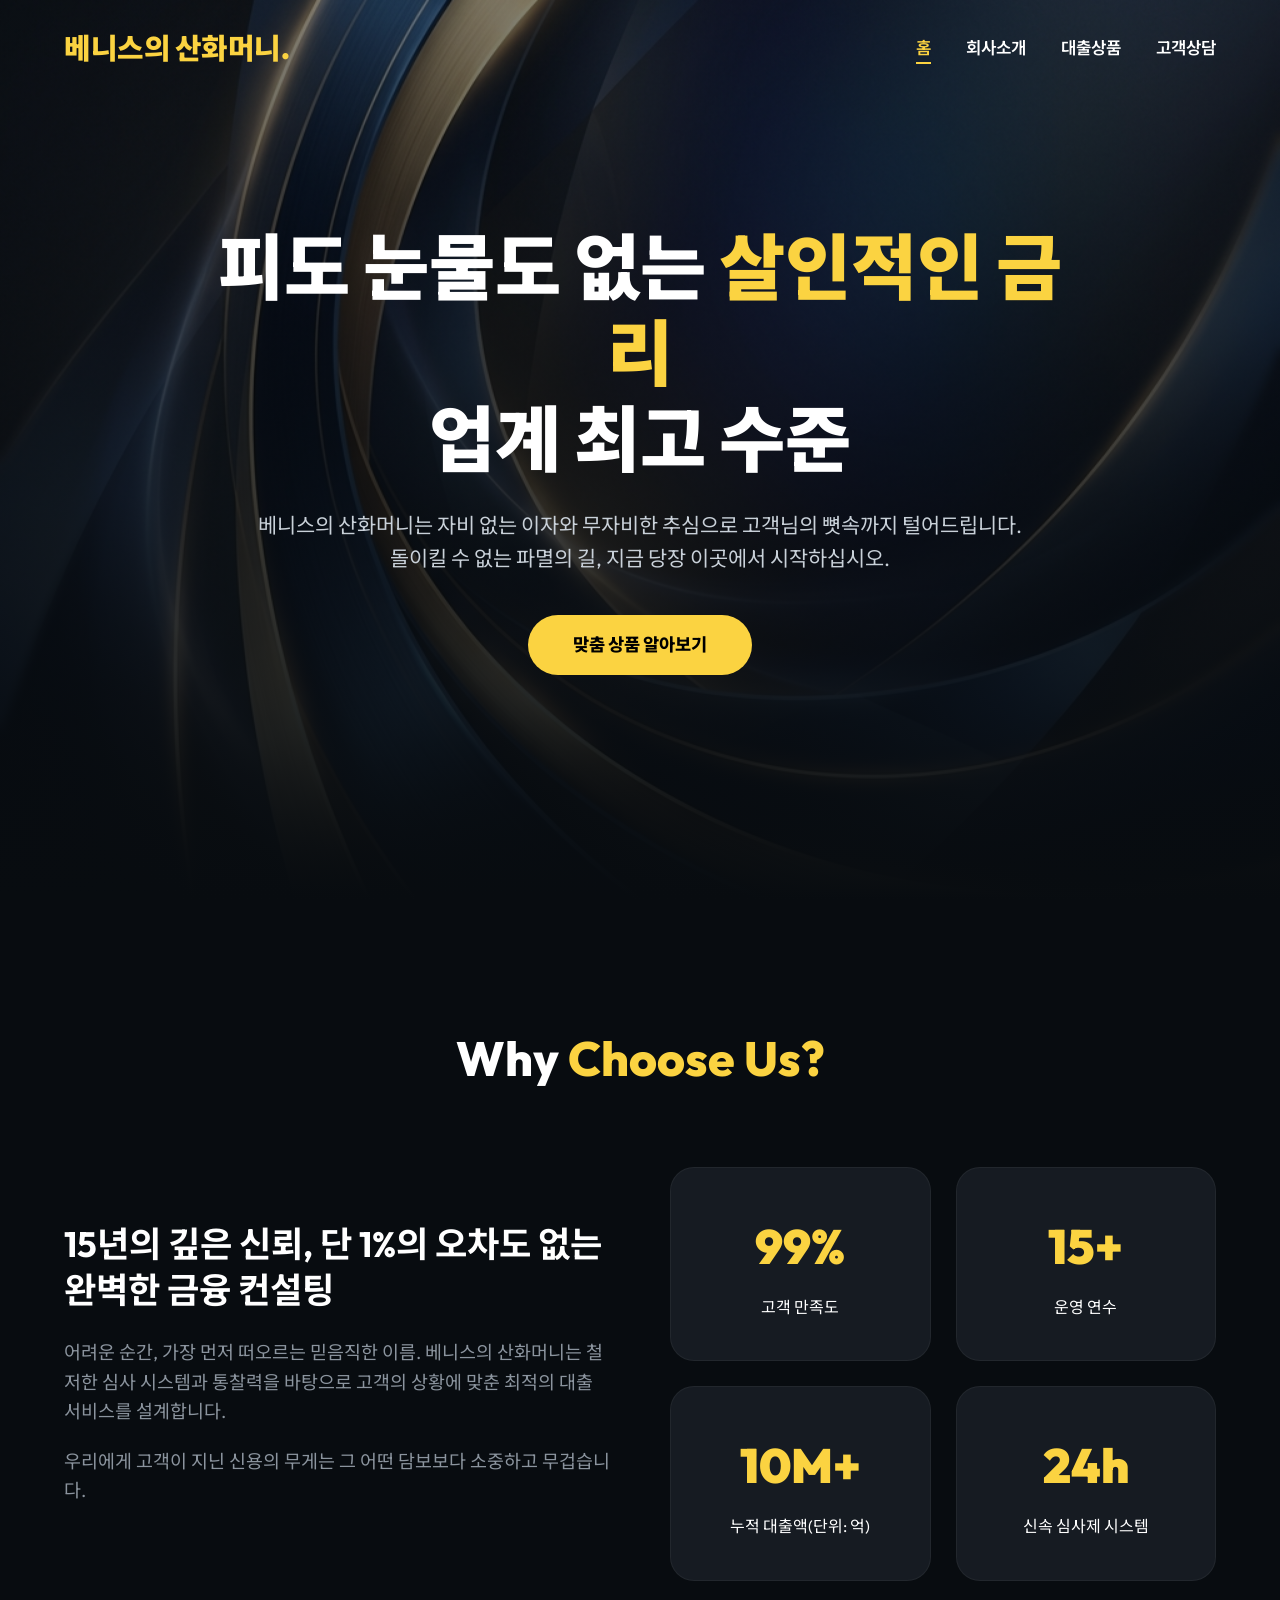
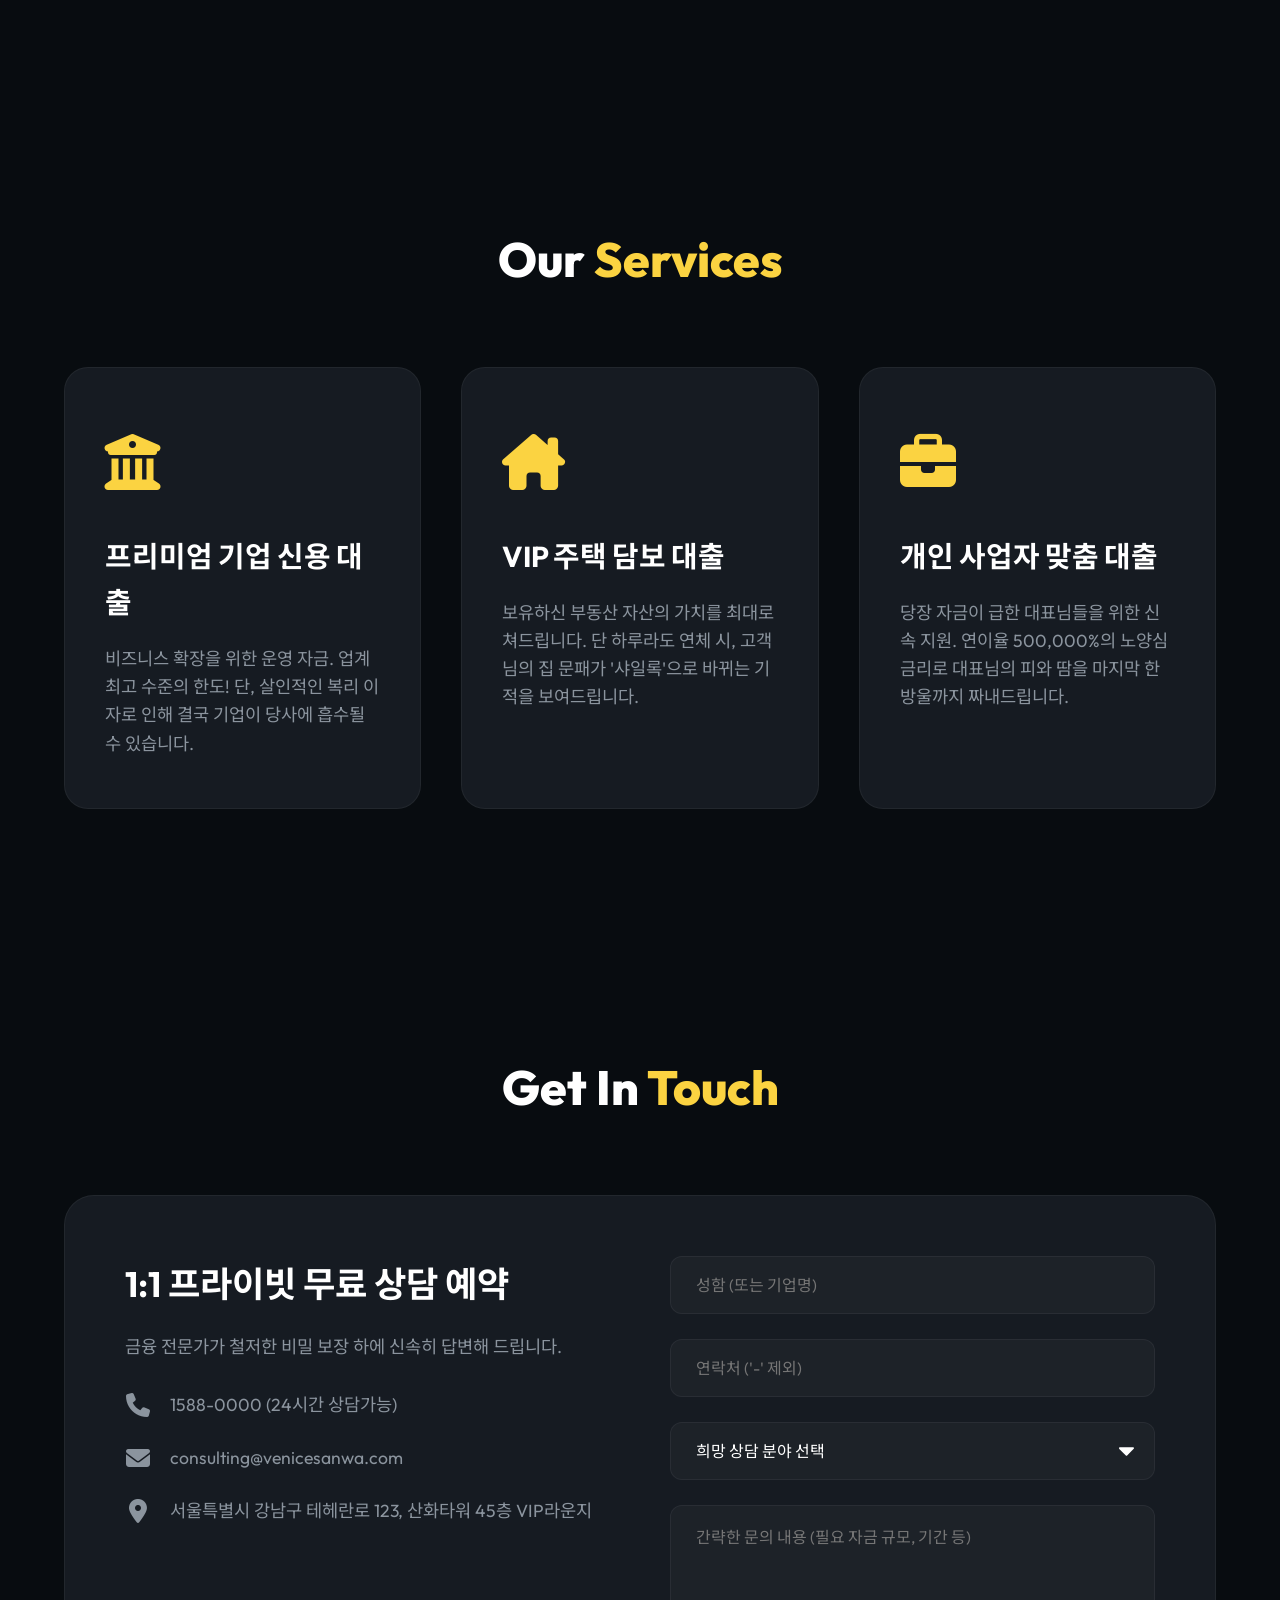
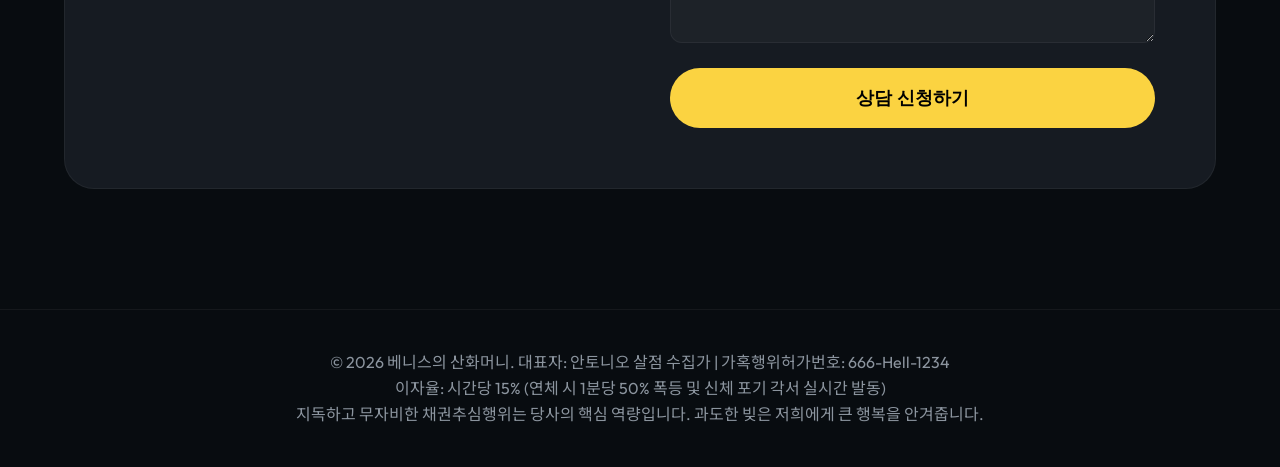
<file: test/index.html>
<!DOCTYPE html>
<html lang="ko">

<head>
  <meta charset="UTF-8">
  <meta name="viewport" content="width=device-width, initial-scale=1.0">
  <title>베니스의 산화머니 | 프리미엄 위기 극복 솔루션</title>
  <meta name="description" content="베니스의 산화머니 - 당신의 성공적인 미래를 위한 최적의 대출과 금융 솔루션을 제공합니다. 전문적인 상담을 통해 가장 합리적인 조건으로 지원합니다.">
  <link rel="stylesheet" href="css/styles.css">
  <!-- FontAwesome for icons -->
  <link rel="stylesheet" href="https://cdnjs.cloudflare.com/ajax/libs/font-awesome/6.4.0/css/all.min.css">
</head>

<body>

  <!-- Header -->
  <header>
    <div class="logo">베니스의 산화머니.</div>
    <nav>
      <ul>
        <li><a href="#home" class="active">홈</a></li>
        <li><a href="#about">회사소개</a></li>
        <li><a href="#services">대출상품</a></li>
        <li><a href="#contact">고객상담</a></li>
      </ul>
    </nav>
  </header>

  <!-- Hero Section -->
  <section class="hero" id="home">
    <div class="hero-content">
      <h1>피도 눈물도 없는 <span>살인적인 금리</span><br>업계 최고 수준</h1>
      <p>베니스의 산화머니는 자비 없는 이자와 무자비한 추심으로 고객님의 뼛속까지 털어드립니다. <br>돌이킬 수 없는 파멸의 길, 지금 당장 이곳에서 시작하십시오.</p>
      <a href="#services" class="btn">맞춤 상품 알아보기</a>
    </div>
  </section>

  <!-- About Us Section -->
  <section id="about" class="fade-in">
    <h2 class="section-title">Why <span>Choose Us?</span></h2>
    <div class="about-content">
      <div class="about-text">
        <h3>15년의 깊은 신뢰, 단 1%의 오차도 없는 <br>완벽한 금융 컨설팅</h3>
        <p>어려운 순간, 가장 먼저 떠오르는 믿음직한 이름. 베니스의 산화머니는 철저한 심사 시스템과 통찰력을 바탕으로 고객의 상황에 맞춘 최적의 대출 서비스를 설계합니다.</p>
        <p>우리에게 고객이 지닌 신용의 무게는 그 어떤 담보보다 소중하고 무겁습니다.</p>
      </div>
      <div class="about-stats">
        <div class="stat-box">
          <div class="stat-num">99%</div>
          <div>고객 만족도</div>
        </div>
        <div class="stat-box">
          <div class="stat-num">15+</div>
          <div>운영 연수</div>
        </div>
        <div class="stat-box">
          <div class="stat-num">10M+</div>
          <div>누적 대출액(단위: 억)</div>
        </div>
        <div class="stat-box">
          <div class="stat-num">24h</div>
          <div>신속 심사제 시스템</div>
        </div>
      </div>
    </div>
  </section>

  <!-- Services Section -->
  <section id="services" class="fade-in">
    <h2 class="section-title">Our <span>Services</span></h2>
    <div class="services-grid">
      <div class="service-card">
        <div class="service-icon"><i class="fa-solid fa-building-columns"></i></div>
        <h3>프리미엄 기업 신용 대출</h3>
        <p>비즈니스 확장을 위한 운영 자금. 업계 최고 수준의 한도! 단, 살인적인 복리 이자로 인해 결국 기업이 당사에 흡수될 수 있습니다.</p>
      </div>
      <div class="service-card">
        <div class="service-icon"><i class="fa-solid fa-house-chimney"></i></div>
        <h3>VIP 주택 담보 대출</h3>
        <p>보유하신 부동산 자산의 가치를 최대로 쳐드립니다. 단 하루라도 연체 시, 고객님의 집 문패가 '샤일록'으로 바뀌는 기적을 보여드립니다.</p>
      </div>
      <div class="service-card">
        <div class="service-icon"><i class="fa-solid fa-briefcase"></i></div>
        <h3>개인 사업자 맞춤 대출</h3>
        <p>당장 자금이 급한 대표님들을 위한 신속 지원. 연이율 500,000%의 노양심 금리로 대표님의 피와 땀을 마지막 한 방울까지 짜내드립니다.</p>
      </div>
    </div>
  </section>

  <!-- Contact Section -->
  <section id="contact" class="fade-in">
    <h2 class="section-title">Get In <span>Touch</span></h2>
    <div class="contact-container">
      <div class="contact-info">
        <h3>1:1 프라이빗 무료 상담 예약</h3>
        <p style="margin-bottom: 30px; color: var(--text-muted); font-size: 1.1rem;">금융 전문가가 철저한 비밀 보장 하에 신속히 답변해 드립니다.
        </p>
        <div class="info-item">
          <i class="fa-solid fa-phone"></i>
          <span>1588-0000 (24시간 상담가능)</span>
        </div>
        <div class="info-item">
          <i class="fa-solid fa-envelope"></i>
          <span>consulting@venicesanwa.com</span>
        </div>
        <div class="info-item">
          <i class="fa-solid fa-location-dot"></i>
          <span>서울특별시 강남구 테헤란로 123, 산화타워 45층 VIP라운지</span>
        </div>
      </div>
      <div class="contact-form">
        <input type="text" placeholder="성함 (또는 기업명)">
        <input type="tel" placeholder="연락처 ('-' 제외)">
        <select>
          <option value="" disabled selected>희망 상담 분야 선택</option>
          <option value="기업대출">기업대출 상담</option>
          <option value="담보대출">담보대출 상담</option>
          <option value="개인대출">개인(사업자)대출 상담</option>
        </select>
        <textarea rows="5" placeholder="간략한 문의 내용 (필요 자금 규모, 기간 등)"></textarea>
        <button class="btn" style="width: 100%;">상담 신청하기</button>
      </div>
    </div>
  </section>

  <!-- Footer -->
  <footer>
    <p>&copy; 2026 베니스의 산화머니. 대표자: 안토니오 살점 수집가 | 가혹행위허가번호: 666-Hell-1234<br>이자율: 시간당 15% (연체 시 1분당 50% 폭등 및 신체 포기 각서 실시간
      발동)<br>지독하고 무자비한 채권추심행위는 당사의 핵심 역량입니다. 과도한 빚은 저희에게 큰 행복을 안겨줍니다.</p>
  </footer>

  <script src="js/script.js"></script>
</body>

</html>
</file>
<file: test/css/styles.css>
@import url('https://fonts.googleapis.com/css2?family=Outfit:wght@300;400;600;800&family=Noto+Sans+KR:wght@300;400;700;900&display=swap');

:root {
  --primary-color: #fbd341; /* Gold */
  --primary-hover: #e5bc2b;
  --bg-color: #080c10;
  --surface-color: #161b22;
  --text-main: #ffffff;
  --text-muted: #8b949e;
  --glass-bg: rgba(22, 27, 34, 0.7);
  --glass-border: rgba(255, 255, 255, 0.05);
}

* {
  margin: 0;
  padding: 0;
  box-sizing: border-box;
}

body {
  font-family: 'Outfit', 'Noto Sans KR', sans-serif;
  background-color: var(--bg-color);
  color: var(--text-main);
  line-height: 1.6;
  overflow-x: hidden;
}

/* Header */
header {
  position: fixed;
  top: 0;
  width: 100%;
  padding: 25px 5%;
  display: flex;
  justify-content: space-between;
  align-items: center;
  z-index: 1000;
  transition: all 0.4s ease;
}

header.scrolled {
  background: var(--glass-bg);
  backdrop-filter: blur(12px);
  -webkit-backdrop-filter: blur(12px);
  border-bottom: 1px solid var(--glass-border);
  padding: 15px 5%;
}

.logo {
  font-size: 1.8rem;
  font-weight: 900;
  color: var(--primary-color);
  letter-spacing: -0.5px;
  cursor: pointer;
}

nav ul {
  display: flex;
  list-style: none;
  gap: 35px;
}

nav a {
  color: var(--text-main);
  text-decoration: none;
  font-weight: 600;
  font-size: 1.05rem;
  transition: color 0.3s ease;
  position: relative;
}

nav a::after {
  content: '';
  position: absolute;
  width: 0;
  height: 2px;
  background: var(--primary-color);
  bottom: -6px;
  left: 0;
  transition: width 0.3s ease;
}

nav a:hover::after, nav a.active::after {
  width: 100%;
}

nav a:hover, nav a.active {
  color: var(--primary-color);
}

/* Hero Section */
.hero {
  height: 100vh;
  display: flex;
  align-items: center;
  justify-content: center;
  position: relative;
  text-align: center;
  padding: 0 20px;
  background-image: url('../assets/images/hero.png');
  background-size: cover;
  background-position: center;
}

.hero::after {
  content: '';
  position: absolute;
  top: 0; left: 0; width: 100%; height: 100%;
  background: linear-gradient(180deg, rgba(8,12,16,0.5) 0%, rgba(8,12,16,1) 100%);
  z-index: 1;
}

.hero-content {
  position: relative;
  z-index: 2;
  max-width: 900px;
  transform: translateY(30px);
  opacity: 0;
  animation: heroFadeIn 1.2s forwards cubic-bezier(0.2, 0.8, 0.2, 1) 0.3s;
}

@keyframes heroFadeIn {
  to {
    opacity: 1;
    transform: translateY(0);
  }
}

.hero h1 {
  font-size: 4.5rem;
  font-weight: 900;
  margin-bottom: 25px;
  line-height: 1.2;
}

.hero h1 span {
  color: var(--primary-color);
}

.hero p {
  font-size: 1.3rem;
  color: #c9d1d9;
  margin-bottom: 40px;
}

.btn {
  display: inline-block;
  padding: 16px 45px;
  background: var(--primary-color);
  color: #000;
  text-decoration: none;
  font-weight: 800;
  font-size: 1.1rem;
  border-radius: 50px;
  transition: all 0.3s ease;
  cursor: pointer;
  border: none;
}

.btn:hover {
  background: var(--primary-hover);
  transform: translateY(-4px);
  box-shadow: 0 10px 25px rgba(251, 211, 65, 0.3);
}

/* Sections */
section {
  padding: 120px 5%;
}

.section-title {
  text-align: center;
  font-size: 3rem;
  font-weight: 800;
  margin-bottom: 70px;
}

.section-title span {
  color: var(--primary-color);
}

/* About Us */
.about-content {
  display: flex;
  gap: 60px;
  align-items: center;
}

.about-text {
  flex: 1;
}

.about-text h3 {
  font-size: 2.2rem;
  line-height: 1.3;
  margin-bottom: 25px;
}

.about-text p {
  color: var(--text-muted);
  margin-bottom: 20px;
  font-size: 1.15rem;
}

.about-stats {
  flex: 1;
  display: grid;
  grid-template-columns: 1fr 1fr;
  gap: 25px;
}

.stat-box {
  background: var(--surface-color);
  padding: 40px 30px;
  border-radius: 24px;
  text-align: center;
  border: 1px solid var(--glass-border);
  transition: transform 0.4s cubic-bezier(0.2, 0.8, 0.2, 1), border-color 0.4s;
}

.stat-box:hover {
  transform: translateY(-12px);
  border-color: var(--primary-color);
  box-shadow: 0 15px 35px rgba(0,0,0,0.5);
}

.stat-num {
  font-size: 3rem;
  font-weight: 900;
  color: var(--primary-color);
  margin-bottom: 10px;
}

/* Services */
.services-grid {
  display: grid;
  grid-template-columns: repeat(auto-fit, minmax(320px, 1fr));
  gap: 40px;
}

.service-card {
  background: var(--surface-color);
  padding: 50px 40px;
  border-radius: 24px;
  border: 1px solid var(--glass-border);
  transition: all 0.4s ease;
  position: relative;
  overflow: hidden;
}

.service-card::before {
  content: '';
  position: absolute;
  top: 0; left: 0; width: 100%; height: 6px;
  background: var(--primary-color);
  transform: scaleX(0);
  transform-origin: left;
  transition: transform 0.5s ease;
}

.service-card:hover::before {
  transform: scaleX(1);
}

.service-card:hover {
  transform: translateY(-15px);
  box-shadow: 0 25px 50px rgba(0,0,0,0.6);
}

.service-icon {
  font-size: 3.5rem;
  margin-bottom: 25px;
  color: var(--primary-color);
}

.service-card h3 {
  font-size: 1.8rem;
  margin-bottom: 20px;
}

.service-card p {
  color: var(--text-muted);
  font-size: 1.1rem;
}

/* Contact */
.contact-container {
  display: flex;
  gap: 60px;
  background: var(--surface-color);
  padding: 60px;
  border-radius: 30px;
  border: 1px solid var(--glass-border);
}

.contact-info {
  flex: 1;
}

.contact-info h3 {
  font-size: 2.2rem;
  margin-bottom: 20px;
}

.info-item {
  margin-bottom: 25px;
  display: flex;
  align-items: center;
  gap: 20px;
  color: var(--text-muted);
  font-size: 1.1rem;
}

.info-item i {
  font-size: 1.5rem;
  width: 25px;
  text-align: center;
}

.contact-form {
  flex: 1;
  display: flex;
  flex-direction: column;
  gap: 25px;
}

.contact-form input, .contact-form textarea, .contact-form select {
  width: 100%;
  padding: 18px 25px;
  border-radius: 12px;
  border: 1px solid var(--glass-border);
  background: rgba(255,255,255,0.03);
  color: var(--text-main);
  font-family: inherit;
  font-size: 1rem;
  transition: all 0.3s ease;
}

.contact-form select {
  appearance: none;
  -moz-appearance: none;
  -webkit-appearance: none;
  background-image: url("data:image/svg+xml;charset=US-ASCII,%3Csvg%20xmlns%3D%22http%3A%2F%2Fwww.w3.org%2F2000%2Fsvg%22%20width%3D%22292.4%22%20height%3D%22292.4%22%3E%3Cpath%20fill%3D%22%23FFFFFF%22%20d%3D%22M287%2069.4a17.6%2017.6%200%200%200-13-5.4H18.4c-5%200-9.3%201.8-12.9%205.4A17.6%2017.6%200%200%200%200%2082.2c0%205%201.8%209.3%205.4%2012.9l128%20127.9c3.6%203.6%207.8%205.4%2012.8%205.4s9.2-1.8%2012.8-5.4L287%2095c3.5-3.5%205.4-7.8%205.4-12.8%200-5-1.9-9.2-5.5-12.8z%22%2F%3E%3C%2Fsvg%3E");
  background-repeat: no-repeat;
  background-position: right 20px top 50%;
  background-size: 15px auto;
}

.contact-form select option {
  background-color: var(--surface-color);
  color: var(--text-main);
}

.contact-form input:focus, .contact-form textarea:focus, .contact-form select:focus {
  outline: none;
  border-color: var(--primary-color);
  background: rgba(255,255,255,0.06);
}

.contact-form button {
  font-size: 1.1rem;
  padding: 18px;
}

/* Footer */
footer {
  text-align: center;
  padding: 40px 5%;
  border-top: 1px solid var(--glass-border);
  color: var(--text-muted);
}

/* Animations */
.fade-in {
  opacity: 0;
  transform: translateY(40px);
  transition: opacity 1s cubic-bezier(0.2, 0.8, 0.2, 1), transform 1s cubic-bezier(0.2, 0.8, 0.2, 1);
}

.fade-in.visible {
  opacity: 1;
  transform: translateY(0);
}

/* Responsive */
@media (max-width: 1024px) {
  .hero h1 { font-size: 3.5rem; }
  .about-content, .contact-container { flex-direction: column; }
}
@media (max-width: 768px) {
  header { padding: 20px 5%; }
  nav ul { display: none; } /* 심플 대응: 모바일 메뉴는 생략 또는 JS 토글 구현 가능 */
  .hero h1 { font-size: 2.8rem; }
  .hero p { font-size: 1.1rem; }
  .section-title { font-size: 2.5rem; }
}
</file>
